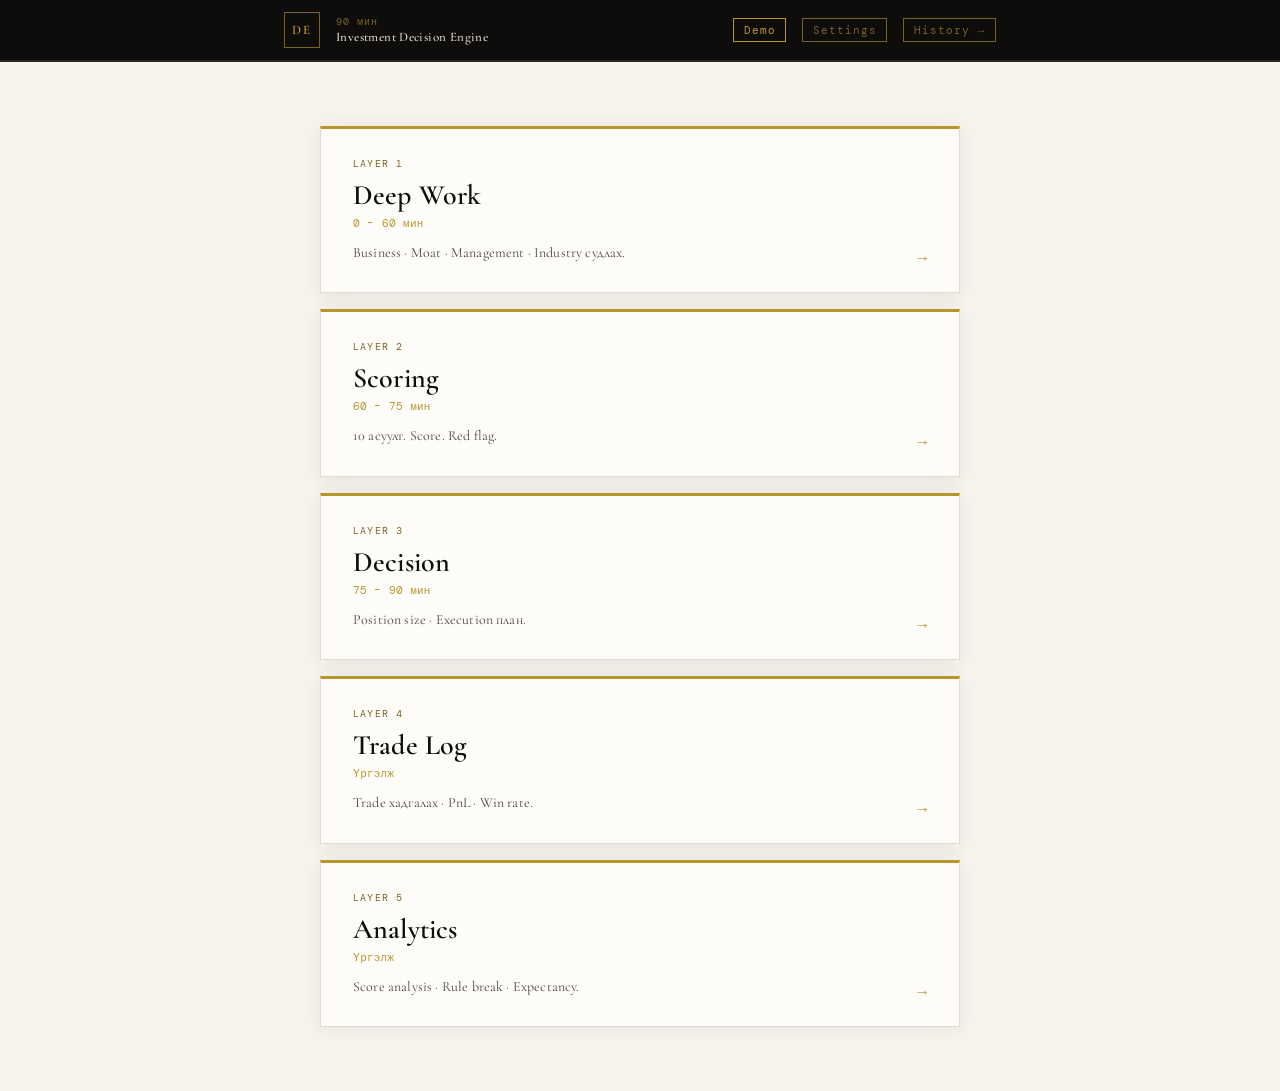
<file: templates/index.html>
<!DOCTYPE html>
<html lang="mn">
<head>
<meta charset="UTF-8">
<meta name="viewport" content="width=device-width, initial-scale=1.0">
<title>Decision Engine</title>
<link rel="preconnect" href="https://fonts.googleapis.com">
<link href="https://fonts.googleapis.com/css2?family=Cormorant+Garamond:wght@400;500;600&family=DM+Mono:wght@300;400&display=swap" rel="stylesheet">
<link rel="stylesheet" href="/static/css/style.css">
</head>
<body>
<div class="app">
  <header class="app-header">
    <div class="header-inner">
      <div class="logo-mark">DE</div>
      <div class="header-title">
        <span class="header-layer">90 мин</span>
        <span class="header-name">Investment Decision Engine</span>
      </div>
      <div class="header-right">
        <a href="/demo" class="history-link" style="color:var(--gold);border-color:var(--gold);">Demo</a>
        <a href="/settings" class="history-link">Settings</a>
<a href="/history" class="history-link">History →</a>
      </div>
    </div>
    <div class="progress-track"><div class="progress-fill" style="width:0%"></div></div>
  </header>

  <main class="main">
    <div class="quiz-shell">
      <div class="home-grid">

        <a href="/deep-work" class="home-card">
          <div class="home-card-layer">Layer 1</div>
          <div class="home-card-title">Deep Work</div>
          <div class="home-card-time">0 – 60 мин</div>
          <div class="home-card-desc">Business · Moat · Management · Industry судлах.</div>
          <div class="home-card-arrow">→</div>
        </a>

        <a href="/scoring" class="home-card">
          <div class="home-card-layer">Layer 2</div>
          <div class="home-card-title">Scoring</div>
          <div class="home-card-time">60 – 75 мин</div>
          <div class="home-card-desc">10 асуулт. Score. Red flag.</div>
          <div class="home-card-arrow">→</div>
        </a>

        <a href="/decision" class="home-card">
          <div class="home-card-layer">Layer 3</div>
          <div class="home-card-title">Decision</div>
          <div class="home-card-time">75 – 90 мин</div>
          <div class="home-card-desc">Position size · Execution план.</div>
          <div class="home-card-arrow">→</div>
        </a>

        <a href="/trade-log" class="home-card">
          <div class="home-card-layer">Layer 4</div>
          <div class="home-card-title">Trade Log</div>
          <div class="home-card-time">Үргэлж</div>
          <div class="home-card-desc">Trade хадгалах · PnL · Win rate.</div>
          <div class="home-card-arrow">→</div>
        </a>

        <a href="/analytics" class="home-card">
          <div class="home-card-layer">Layer 5</div>
          <div class="home-card-title">Analytics</div>
          <div class="home-card-time">Үргэлж</div>
          <div class="home-card-desc">Score analysis · Rule break · Expectancy.</div>
          <div class="home-card-arrow">→</div>
        </a>

      </div>
    </div>
  </main>
</div>
</body>
</html>
</file>
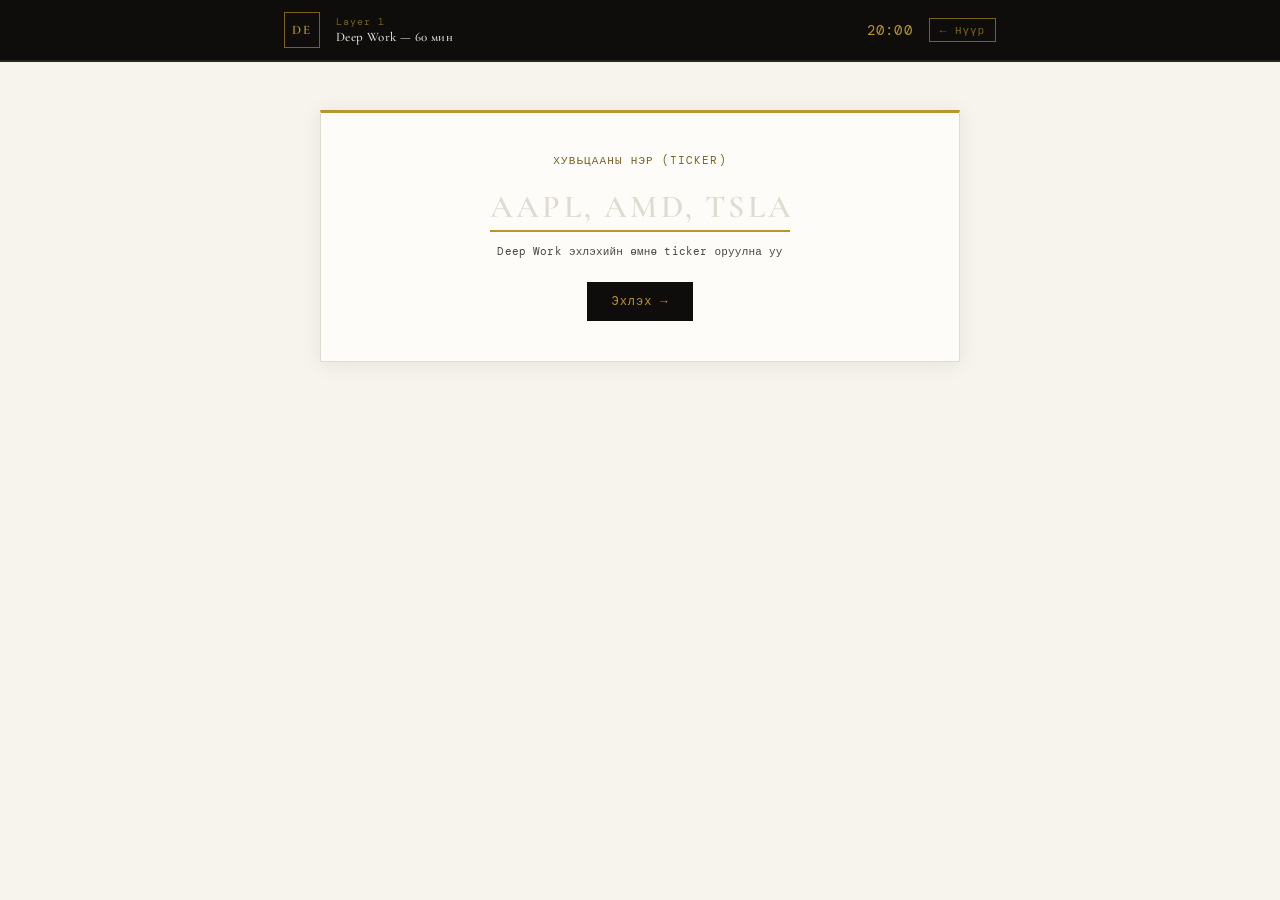
<file: templates/deep_work.html>
<!DOCTYPE html>
<html lang="mn">
<head>
<meta charset="UTF-8">
<meta name="viewport" content="width=device-width, initial-scale=1.0">
<title>Decision Engine — Deep Work</title>
<link rel="preconnect" href="https://fonts.googleapis.com">
<link href="https://fonts.googleapis.com/css2?family=Cormorant+Garamond:wght@400;500;600&family=DM+Mono:wght@300;400&display=swap" rel="stylesheet">
<link rel="stylesheet" href="/static/css/style.css">
</head>
<body>
<div class="app">
  <header class="app-header">
    <div class="header-inner">
      <div class="logo-mark">DE</div>
      <div class="header-title">
        <span class="header-layer">Layer 1</span>
        <span class="header-name">Deep Work — 60 мин</span>
      </div>
      <div class="header-right">
        <div class="header-timer" id="phaseTimer">20:00</div>
        <a href="/" class="history-link">← Нүүр</a>
      </div>
    </div>
    <div class="progress-track">
      <div class="progress-fill" id="progressFill" style="width:0%"></div>
    </div>
  </header>

  <!-- TICKER -->
  <main class="main" id="tickerView">
    <div class="quiz-shell">
      <div class="ticker-card">
        <p class="ticker-label">Хувьцааны нэр (Ticker)</p>
        <input type="text" id="tickerInput" class="ticker-input" placeholder="AAPL, AMD, TSLA ..." maxlength="10" autocomplete="off">
        <p class="ticker-hint">Deep Work эхлэхийн өмнө ticker оруулна уу</p>
        <button class="btn btn-primary" onclick="startDeepWork()">Эхлэх →</button>
      </div>
    </div>
  </main>

  <!-- PHASE 1 -->
  <main class="main hidden" id="phase0View">
    <div class="quiz-shell" style="max-width:680px;">
      <div class="phase-header">
        <div class="q-counter">Phase 1 / 3 <span class="q-ticker" id="ticker0"></span></div>
        <div class="phase-title">Business — Бизнесийг ойлгох</div>
        <div class="phase-timer-wrap">
          <div class="phase-timer-bar"><div class="phase-timer-fill" id="fill0"></div></div>
          <span class="phase-timer-label" id="label0">20:00</span>
        </div>
      </div>
      <div class="q-card" style="margin-bottom:1rem;">
        <p class="q-text" style="font-size:16px;margin-bottom:0.75rem;">1. Энэ компани юу хийдэг вэ? Үндсэн бизнес нь юу вэ?</p>
        <textarea id="ans_what_do" class="dw-textarea" placeholder="Энд бичнэ..."></textarea>
      </div>
      <div class="q-card" style="margin-bottom:1rem;">
        <p class="q-text" style="font-size:16px;margin-bottom:0.75rem;">2. Хэрхэн мөнгө олдог вэ? Орлогын эх үүсвэр нь юу вэ?</p>
        <textarea id="ans_revenue" class="dw-textarea" placeholder="Энд бичнэ..."></textarea>
      </div>
      <div class="q-card" style="margin-bottom:1rem;">
        <p class="q-text" style="font-size:16px;margin-bottom:0.75rem;">3. Үндсэн бүтээгдэхүүн/үйлчилгээ нь юу вэ?</p>
        <textarea id="ans_product" class="dw-textarea" placeholder="Энд бичнэ..."></textarea>
      </div>
      <div class="nav-row" style="margin-top:1.5rem;">
        <button class="btn btn-ghost" onclick="skipTimer()">Timer алгасах</button>
        <button class="btn btn-primary" onclick="goPhase(1)">Дараах →</button>
      </div>
    </div>
  </main>

  <!-- PHASE 2 -->
  <main class="main hidden" id="phase1View">
    <div class="quiz-shell" style="max-width:680px;">
      <div class="phase-header">
        <div class="q-counter">Phase 2 / 3 <span class="q-ticker" id="ticker1"></span></div>
        <div class="phase-title">Moat & Management — Давуу тал ба Удирдлага</div>
        <div class="phase-timer-wrap">
          <div class="phase-timer-bar"><div class="phase-timer-fill" id="fill1"></div></div>
          <span class="phase-timer-label" id="label1">20:00</span>
        </div>
      </div>
      <div class="q-card" style="margin-bottom:1rem;">
        <p class="q-text" style="font-size:16px;margin-bottom:0.75rem;">1. Өрсөлдөгчдөөс ялгарах competitive advantage (moat) байгаа юу?</p>
        <textarea id="ans_moat" class="dw-textarea" placeholder="Энд бичнэ..."></textarea>
      </div>
      <div class="q-card" style="margin-bottom:1rem;">
        <p class="q-text" style="font-size:16px;margin-bottom:0.75rem;">2. Удирдлага хүчтэй юу? Shareholder-д ээлтэй юу?</p>
        <textarea id="ans_management" class="dw-textarea" placeholder="Энд бичнэ..."></textarea>
      </div>
      <div class="q-card" style="margin-bottom:1rem;">
        <p class="q-text" style="font-size:16px;margin-bottom:0.75rem;">3. Өсөлт тогтвортой юу? Ирээдүйд өсөх боломж байна уу?</p>
        <textarea id="ans_growth" class="dw-textarea" placeholder="Энд бичнэ..."></textarea>
      </div>
      <div class="nav-row" style="margin-top:1.5rem;">
        <button class="btn btn-ghost" onclick="skipTimer()">Timer алгасах</button>
        <button class="btn btn-primary" onclick="goPhase(2)">Дараах →</button>
      </div>
    </div>
  </main>

  <!-- PHASE 3 -->
  <main class="main hidden" id="phase2View">
    <div class="quiz-shell" style="max-width:680px;">
      <div class="phase-header">
        <div class="q-counter">Phase 3 / 3 <span class="q-ticker" id="ticker2"></span></div>
        <div class="phase-title">Risk & Valuation — Эрсдэл ба Үнэлгээ</div>
        <div class="phase-timer-wrap">
          <div class="phase-timer-bar"><div class="phase-timer-fill" id="fill2"></div></div>
          <span class="phase-timer-label" id="label2">20:00</span>
        </div>
      </div>
      <div class="q-card" style="margin-bottom:1rem;">
        <p class="q-text" style="font-size:16px;margin-bottom:0.75rem;">1. Хамгийн том эрсдэлүүд юу вэ?</p>
        <textarea id="ans_risks" class="dw-textarea" placeholder="Энд бичнэ..."></textarea>
      </div>
      <div class="q-card" style="margin-bottom:1rem;">
        <p class="q-text" style="font-size:16px;margin-bottom:0.75rem;">2. Юу буруу болж болох вэ? Worst case юу вэ?</p>
        <textarea id="ans_downside" class="dw-textarea" placeholder="Энд бичнэ..."></textarea>
      </div>
      <div class="q-card" style="margin-bottom:1rem;">
        <p class="q-text" style="font-size:16px;margin-bottom:0.75rem;">3. Хувьцаа хямд уу, үнэтэй юу? Яагаад?</p>
        <textarea id="ans_valuation" class="dw-textarea" placeholder="Энд бичнэ..."></textarea>
      </div>
      <div class="nav-row" style="margin-top:1.5rem;">
        <button class="btn btn-ghost" onclick="skipTimer()">Timer алгасах</button>
        <button class="btn btn-primary" id="btnSubmit" onclick="submitAll()">Thesis үүсгэх ✓</button>
      </div>
    </div>
  </main>

  <!-- THESIS -->
  <main class="main hidden" id="thesisView">
    <div class="result-shell">
      <div class="result-hero">
        <div class="result-verdict" style="flex:1;">
          <div class="result-ticker-badge" id="thesisTicker"></div>
          <div class="verdict-badge badge-go">Deep Work Дууслаа</div>
          <p class="verdict-interp">Thesis үүслээ. Одоо Layer 2 Scoring руу орно уу.</p>
        </div>
      </div>
      <section class="result-section full-width" style="margin-bottom:1rem;">
        <h3 class="section-heading">Investment Thesis</h3>
        <div class="thesis-box" id="thesisBox"></div>
      </section>
      <div class="nav-row centered">
        <button class="btn btn-ghost" onclick="restartDW()">Дахин эхлэх</button>
        <a href="/scoring" class="btn btn-primary">Layer 2 Scoring →</a>
      </div>
    </div>
  </main>
</div>

<script>
let ticker = "";
let timerInterval = null;
let elapsedSec = 0;
let elapsedInterval = null;
let currentPhaseIdx = 0;
let secondsLeft = 1200;

function startDeepWork() {
  const val = document.getElementById('tickerInput').value.trim().toUpperCase();
  if (!val) { document.getElementById('tickerInput').focus(); return; }
  ticker = val;
  document.getElementById('ticker0').textContent = ticker;
  document.getElementById('ticker1').textContent = ticker;
  document.getElementById('ticker2').textContent = ticker;
  document.getElementById('tickerView').classList.add('hidden');
  document.getElementById('phase0View').classList.remove('hidden');
  elapsedInterval = setInterval(() => elapsedSec++, 1000);
  startTimer(0);
}

document.addEventListener('DOMContentLoaded', () => {
  const inp = document.getElementById('tickerInput');
  if (inp) inp.addEventListener('keydown', e => { if (e.key === 'Enter') startDeepWork(); });
});

function goPhase(idx) {
  document.getElementById('phase' + (idx-1) + 'View').classList.add('hidden');
  document.getElementById('phase' + idx + 'View').classList.remove('hidden');
  document.getElementById('progressFill').style.width = (idx / 3 * 100) + '%';
  currentPhaseIdx = idx;
  startTimer(idx);
}

function startTimer(idx) {
  clearInterval(timerInterval);
  secondsLeft = 1200;
  updateTimer(idx);
  timerInterval = setInterval(() => {
    secondsLeft--;
    updateTimer(idx);
    if (secondsLeft <= 0) clearInterval(timerInterval);
  }, 1000);
}

function updateTimer(idx) {
  const m = String(Math.floor(secondsLeft / 60)).padStart(2,'0');
  const s = String(secondsLeft % 60).padStart(2,'0');
  const t = m + ':' + s;
  document.getElementById('phaseTimer').textContent = t;
  const lbl = document.getElementById('label' + idx);
  const fill = document.getElementById('fill' + idx);
  if (lbl) lbl.textContent = t;
  if (fill) fill.style.width = (secondsLeft / 1200 * 100) + '%';
}

function skipTimer() {
  clearInterval(timerInterval);
  secondsLeft = 0;
  updateTimer(currentPhaseIdx);
}

async function submitAll() {
  clearInterval(timerInterval);
  clearInterval(elapsedInterval);
  document.getElementById('progressFill').style.width = '100%';
  const btn = document.getElementById('btnSubmit');
  btn.textContent = 'Боловсруулж байна...';
  btn.disabled = true;

  const answers = {
    what_do:    document.getElementById('ans_what_do').value,
    revenue:    document.getElementById('ans_revenue').value,
    product:    document.getElementById('ans_product').value,
    moat:       document.getElementById('ans_moat').value,
    management: document.getElementById('ans_management').value,
    growth:     document.getElementById('ans_growth').value,
    risks:      document.getElementById('ans_risks').value,
    downside:   document.getElementById('ans_downside').value,
    valuation:  document.getElementById('ans_valuation').value,
  };

  const res = await fetch('/api/deep-work/save', {
    method: 'POST',
    headers: { 'Content-Type': 'application/json' },
    body: JSON.stringify({ ticker: ticker, answers: answers, elapsed_sec: elapsedSec }),
  });
  const data = await res.json();

  document.getElementById('phase2View').classList.add('hidden');
  document.getElementById('thesisView').classList.remove('hidden');
  document.getElementById('thesisTicker').textContent = ticker;
  document.getElementById('thesisBox').textContent = data.thesis;
}

function restartDW() {
  ticker = "";
  elapsedSec = 0;
  clearInterval(timerInterval);
  clearInterval(elapsedInterval);
  ['ans_what_do','ans_revenue','ans_product','ans_moat','ans_management',
   'ans_growth','ans_risks','ans_downside','ans_valuation'].forEach(id => {
    const el = document.getElementById(id);
    if (el) el.value = '';
  });
  ['phase0View','phase1View','phase2View','thesisView'].forEach(id => {
    document.getElementById(id).classList.add('hidden');
  });
  document.getElementById('tickerView').classList.remove('hidden');
  document.getElementById('tickerInput').value = '';
  document.getElementById('progressFill').style.width = '0%';
  document.getElementById('phaseTimer').textContent = '20:00';
}
</script>
</body>
</html>
</file>
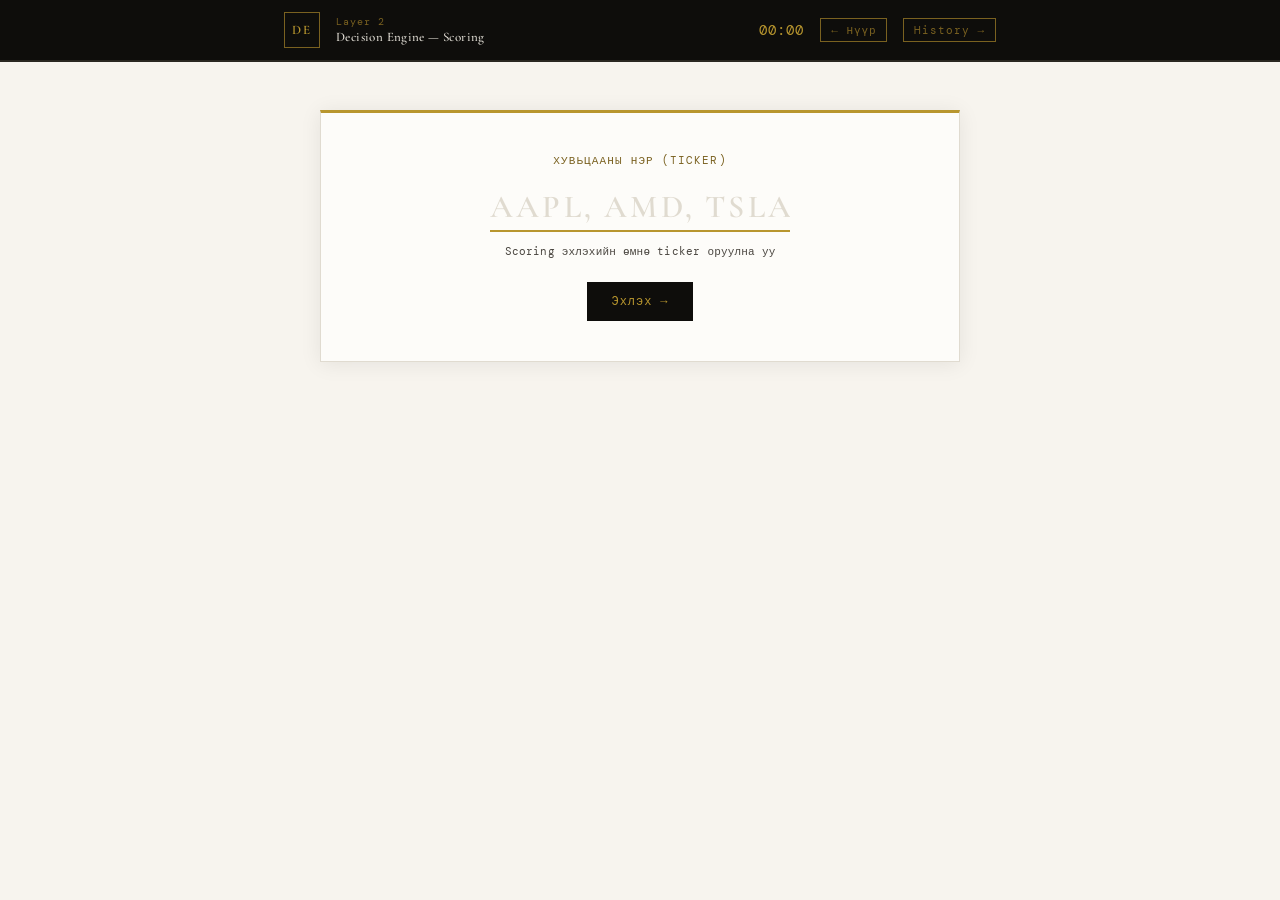
<file: templates/scoring.html>
<!DOCTYPE html>
<html lang="mn">
<head>
<meta charset="UTF-8">
<meta name="viewport" content="width=device-width, initial-scale=1.0">
<title>Decision Engine — Scoring</title>
<link rel="preconnect" href="https://fonts.googleapis.com">
<link href="https://fonts.googleapis.com/css2?family=Cormorant+Garamond:wght@400;500;600&family=DM+Mono:wght@300;400&display=swap" rel="stylesheet">
<link rel="stylesheet" href="/static/css/style.css">
</head>
<body>
<div class="app">
  <header class="app-header">
    <div class="header-inner">
      <div class="logo-mark">DE</div>
      <div class="header-title">
        <span class="header-layer">Layer 2</span>
        <span class="header-name">Decision Engine — Scoring</span>
      </div>
      <div class="header-right">
        <div class="header-timer" id="timer">00:00</div>
        <a href="/" class="history-link">← Нүүр</a>
        <a href="/history" class="history-link">History →</a>
      </div>
    </div>
    <div class="progress-track"><div class="progress-fill" id="progressFill"></div></div>
  </header>

  <main class="main" id="tickerView">
    <div class="quiz-shell">
      <div class="ticker-card">
        <p class="ticker-label">Хувьцааны нэр (Ticker)</p>
        <input type="text" id="tickerInput" class="ticker-input" placeholder="AAPL, AMD, TSLA ..." maxlength="10" autocomplete="off">
        <p class="ticker-hint">Scoring эхлэхийн өмнө ticker оруулна уу</p>
        <button class="btn btn-primary" onclick="startQuiz()">Эхлэх →</button>
      </div>
    </div>
  </main>

  <main class="main hidden" id="quizView">
    <div class="quiz-shell">
      <div class="q-counter">
        <span id="qNum">01</span><span class="q-total"> / 10</span>
        <span class="q-ticker" id="qTicker"></span>
      </div>
      <div class="q-card">
        <div class="q-meta-row"><span class="q-cat" id="qCat"></span></div>
        <p class="q-text" id="qText"></p>
        <div class="hard-fail-notice" id="qHardFail" style="display:none;"></div>
        <div class="slider-wrap">
          <span class="slider-lo" id="sliderLo"></span>
          <div class="slider-track-wrap">
            <input type="range" min="0" max="10" step="1" value="5" id="slider" class="slider">
            <div class="slider-pips">
              <span>0</span><span>1</span><span>2</span><span>3</span><span>4</span>
              <span>5</span><span>6</span><span>7</span><span>8</span><span>9</span><span>10</span>
            </div>
          </div>
          <span class="slider-hi" id="sliderHi"></span>
        </div>
        <div class="score-display">
          <span class="score-num" id="scoreNum">5</span>
          <span class="score-label">/ 10</span>
        </div>
      </div>
      <div class="nav-row">
        <button class="btn btn-ghost" id="btnBack" onclick="goBack()">← Буцах</button>
        <button class="btn btn-primary" id="btnNext" onclick="goNext()">Дараах →</button>
      </div>
    </div>
  </main>

  <main class="main hidden" id="resultView">
    <div class="result-shell">
      <div class="result-hero">
        <div class="result-score-wrap">
          <svg class="score-ring" viewBox="0 0 120 120">
            <circle class="ring-bg" cx="60" cy="60" r="52"/>
            <circle class="ring-fill" id="ringFill" cx="60" cy="60" r="52" stroke-dasharray="326.7" stroke-dashoffset="326.7"/>
          </svg>
          <div class="result-score-inner">
            <span class="result-score-num" id="resScore">—</span>
            <span class="result-score-denom">/100</span>
          </div>
        </div>
        <div class="result-verdict">
          <div class="result-ticker-badge" id="resTicker"></div>
          <div class="verdict-badge" id="verdictBadge"></div>
          <p class="verdict-interp" id="verdictInterp"></p>
        </div>
      </div>
      <div id="hardFailWrap" style="display:none; margin-bottom:1rem;"></div>
      <div class="result-grid">
        <section class="result-section">
          <h3 class="section-heading">Category breakdown</h3>
          <div id="catBreakdown"></div>
        </section>
        <section class="result-section">
          <h3 class="section-heading">Red flags</h3>
          <div id="flagsWrap"></div>
        </section>
        <section class="result-section full-width">
          <h3 class="section-heading">Action зөвлөгөө</h3>
          <div class="sizing-box" id="sizingBox"></div>
        </section>
        <section class="result-section full-width">
          <h3 class="section-heading">Асуулт бүрийн оноо</h3>
          <div class="q-scores-grid" id="qScoresGrid"></div>
        </section>
      </div>
      <div class="nav-row centered">
        <button class="btn btn-ghost" onclick="restart()">Дахин эхлэх</button>
        <a href="/history" class="btn btn-ghost">History →</a>
        <a id="decisionBtn" href="/decision" class="btn btn-primary">Layer 3 Decision →</a>
      </div>
    </div>
  </main>
</div>
<script src="/static/js/main.js"></script>
</body>
</html>
</file>
<file: static/css/style.css>
/* ─── RESET & BASE ─────────────────────────────────────────── */
*, *::before, *::after { box-sizing: border-box; margin: 0; padding: 0; }

:root {
  --gold:        #B8962E;
  --gold-light:  #D4AF5A;
  --gold-dim:    #7A6120;
  --ink:         #0E0D0B;
  --ink-2:       #2A2720;
  --ink-3:       #4A4640;
  --parchment:   #F7F4EE;
  --parchment-2: #EDE9E0;
  --parchment-3: #E0DBD0;
  --white:       #FDFCF9;
  --danger:      #8B2020;
  --safe:        #1A4A2A;
  --caution:     #5A3A0A;
  --info:        #1A2D4A;

  --font-display: 'Cormorant Garamond', Georgia, serif;
  --font-mono:    'DM Mono', 'Courier New', monospace;

  --radius:  4px;
  --radius-lg: 8px;
  --shadow:  0 2px 20px rgba(14,13,11,0.08);
  --shadow-lg: 0 8px 40px rgba(14,13,11,0.14);
}

html { font-size: 16px; }

body {
  font-family: var(--font-display);
  background: var(--parchment);
  color: var(--ink);
  min-height: 100vh;
  letter-spacing: 0.01em;
}

.hidden { display: none !important; }

/* ─── LAYOUT ────────────────────────────────────────────────── */
.app { display: flex; flex-direction: column; min-height: 100vh; }

.main {
  flex: 1;
  display: flex;
  align-items: flex-start;
  justify-content: center;
  padding: 2rem 1rem 4rem;
}

/* ─── HEADER ────────────────────────────────────────────────── */
.app-header {
  background: var(--ink);
  position: sticky;
  top: 0;
  z-index: 100;
}

.header-inner {
  display: flex;
  align-items: center;
  gap: 1rem;
  padding: 0.75rem 1.5rem;
  max-width: 760px;
  margin: 0 auto;
  width: 100%;
}

.logo-mark {
  font-family: var(--font-display);
  font-size: 13px;
  font-weight: 600;
  letter-spacing: 0.15em;
  color: var(--gold);
  border: 1px solid var(--gold-dim);
  width: 36px;
  height: 36px;
  display: flex;
  align-items: center;
  justify-content: center;
  flex-shrink: 0;
}

.header-title {
  display: flex;
  flex-direction: column;
  gap: 1px;
  flex: 1;
}

.header-layer {
  font-family: var(--font-mono);
  font-size: 10px;
  color: var(--gold-dim);
  letter-spacing: 0.1em;
}

.header-name {
  font-size: 13px;
  font-weight: 500;
  color: var(--parchment-2);
  letter-spacing: 0.03em;
}

.header-timer {
  font-family: var(--font-mono);
  font-size: 14px;
  color: var(--gold);
  letter-spacing: 0.08em;
}

.progress-track {
  height: 2px;
  background: var(--ink-2);
}

.progress-fill {
  height: 100%;
  background: var(--gold);
  width: 0%;
  transition: width 0.4s ease;
}

/* ─── QUIZ SHELL ────────────────────────────────────────────── */
.quiz-shell {
  width: 100%;
  max-width: 640px;
  padding-top: 1rem;
}

.q-counter {
  font-family: var(--font-mono);
  font-size: 13px;
  color: var(--gold);
  letter-spacing: 0.08em;
  margin-bottom: 1.25rem;
}

.q-total { color: var(--ink-3); }

/* ─── QUESTION CARD ─────────────────────────────────────────── */
.q-card {
  background: var(--white);
  border: 1px solid var(--parchment-3);
  border-top: 3px solid var(--gold);
  padding: 2rem 2rem 1.75rem;
  box-shadow: var(--shadow);
  margin-bottom: 1.5rem;
}

.q-meta-row {
  display: flex;
  align-items: center;
  gap: 0.75rem;
  margin-bottom: 1.25rem;
}

.q-cat {
  font-family: var(--font-mono);
  font-size: 10px;
  letter-spacing: 0.12em;
  padding: 3px 10px;
  border: 1px solid var(--gold-dim);
  color: var(--gold-dim);
  text-transform: uppercase;
}

.q-dir {
  font-family: var(--font-mono);
  font-size: 10px;
  color: var(--ink-3);
  letter-spacing: 0.05em;
}

.q-text {
  font-size: 20px;
  font-weight: 500;
  line-height: 1.5;
  color: var(--ink);
  margin-bottom: 2rem;
}

/* ─── SLIDER ─────────────────────────────────────────────────── */
.slider-wrap {
  display: flex;
  align-items: center;
  gap: 1rem;
  margin-bottom: 1rem;
}

.slider-lo, .slider-hi {
  font-family: var(--font-mono);
  font-size: 10px;
  color: var(--ink-3);
  letter-spacing: 0.04em;
  width: 90px;
  flex-shrink: 0;
  line-height: 1.3;
}

.slider-hi { text-align: right; }

.slider-track-wrap { flex: 1; }

.slider {
  -webkit-appearance: none;
  width: 100%;
  height: 2px;
  background: var(--parchment-3);
  outline: none;
  cursor: pointer;
}

.slider::-webkit-slider-thumb {
  -webkit-appearance: none;
  width: 18px;
  height: 18px;
  border-radius: 50%;
  background: var(--gold);
  border: 2px solid var(--white);
  box-shadow: 0 0 0 1px var(--gold-dim);
  cursor: pointer;
  transition: transform 0.1s;
}

.slider::-webkit-slider-thumb:hover { transform: scale(1.15); }
.slider::-moz-range-thumb {
  width: 18px; height: 18px; border-radius: 50%;
  background: var(--gold); border: 2px solid var(--white);
  cursor: pointer;
}

.slider-pips {
  display: flex;
  justify-content: space-between;
  margin-top: 6px;
}

.slider-pips span {
  font-family: var(--font-mono);
  font-size: 9px;
  color: var(--ink-3);
}

.score-display {
  text-align: center;
  margin-top: 0.5rem;
}

.score-num {
  font-family: var(--font-display);
  font-size: 48px;
  font-weight: 600;
  color: var(--gold);
  line-height: 1;
}

.score-label {
  font-family: var(--font-mono);
  font-size: 13px;
  color: var(--ink-3);
  margin-left: 4px;
}

/* ─── NAV BUTTONS ────────────────────────────────────────────── */
.nav-row {
  display: flex;
  gap: 0.75rem;
}

.nav-row.centered { justify-content: center; margin-top: 2rem; }

.btn {
  padding: 0.65rem 1.5rem;
  font-family: var(--font-mono);
  font-size: 12px;
  letter-spacing: 0.08em;
  border: 1px solid;
  cursor: pointer;
  transition: all 0.15s;
}

.btn-ghost {
  background: transparent;
  border-color: var(--parchment-3);
  color: var(--ink-3);
}

.btn-ghost:hover {
  border-color: var(--ink-3);
  color: var(--ink);
}

.btn-ghost:disabled {
  opacity: 0.3;
  cursor: default;
}

.btn-primary {
  background: var(--ink);
  border-color: var(--ink);
  color: var(--gold);
}

.btn-primary:hover {
  background: var(--ink-2);
}

/* ─── RESULT SHELL ───────────────────────────────────────────── */
.result-shell {
  width: 100%;
  max-width: 760px;
  padding-top: 1rem;
}

/* ─── RESULT HERO ────────────────────────────────────────────── */
.result-hero {
  display: flex;
  gap: 2rem;
  align-items: center;
  background: var(--ink);
  padding: 2rem 2.5rem;
  margin-bottom: 1.5rem;
  box-shadow: var(--shadow-lg);
}

.result-score-wrap {
  position: relative;
  width: 120px;
  height: 120px;
  flex-shrink: 0;
}

.score-ring { width: 120px; height: 120px; transform: rotate(-90deg); }

.ring-bg { fill: none; stroke: var(--ink-2); stroke-width: 6; }
.ring-fill {
  fill: none;
  stroke: var(--gold);
  stroke-width: 6;
  stroke-linecap: butt;
  transition: stroke-dashoffset 1s ease;
}

.result-score-inner {
  position: absolute;
  inset: 0;
  display: flex;
  align-items: center;
  justify-content: center;
  flex-direction: column;
}

.result-score-num {
  font-family: var(--font-display);
  font-size: 32px;
  font-weight: 600;
  color: var(--gold);
  line-height: 1;
}

.result-score-denom {
  font-family: var(--font-mono);
  font-size: 11px;
  color: var(--gold-dim);
}

.result-verdict { flex: 1; }

.verdict-badge {
  display: inline-block;
  padding: 5px 16px;
  font-family: var(--font-mono);
  font-size: 11px;
  letter-spacing: 0.12em;
  border: 1px solid;
  margin-bottom: 0.75rem;
}

.badge-go    { border-color: #4A8A5A; color: #7AC98A; }
.badge-watch { border-color: #8A6A1A; color: #D4A03A; }
.badge-hold  { border-color: #2A4A7A; color: #6A9ACA; }
.badge-nogo  { border-color: #8A2A2A; color: #CA6A6A; }

.verdict-interp {
  font-size: 15px;
  line-height: 1.6;
  color: var(--parchment-2);
  font-weight: 400;
}

/* ─── RESULT GRID ────────────────────────────────────────────── */
.result-grid {
  display: grid;
  grid-template-columns: 1fr 1fr;
  gap: 1rem;
  margin-bottom: 1rem;
}

.result-section {
  background: var(--white);
  border: 1px solid var(--parchment-3);
  padding: 1.25rem 1.5rem;
  box-shadow: var(--shadow);
}

.result-section.full-width { grid-column: 1 / -1; }

.section-heading {
  font-family: var(--font-mono);
  font-size: 10px;
  letter-spacing: 0.12em;
  color: var(--gold-dim);
  text-transform: uppercase;
  margin-bottom: 1rem;
  padding-bottom: 0.5rem;
  border-bottom: 1px solid var(--parchment-3);
}

/* ─── CATEGORY BARS ──────────────────────────────────────────── */
.cat-row {
  display: flex;
  align-items: center;
  gap: 0.75rem;
  margin-bottom: 0.75rem;
}

.cat-label {
  font-family: var(--font-mono);
  font-size: 11px;
  color: var(--ink-2);
  width: 100px;
  flex-shrink: 0;
}

.cat-bar-track {
  flex: 1;
  height: 3px;
  background: var(--parchment-3);
}

.cat-bar-fill {
  height: 100%;
  background: var(--gold);
  transition: width 0.8s ease;
}

.cat-score-val {
  font-family: var(--font-mono);
  font-size: 11px;
  color: var(--gold-dim);
  width: 44px;
  text-align: right;
}

/* ─── FLAGS ──────────────────────────────────────────────────── */
.flag-item {
  font-family: var(--font-mono);
  font-size: 11px;
  color: var(--danger);
  padding: 6px 10px;
  border-left: 2px solid var(--danger);
  background: #FBF0F0;
  margin-bottom: 6px;
  letter-spacing: 0.03em;
  line-height: 1.5;
}

.no-flags {
  font-family: var(--font-mono);
  font-size: 11px;
  color: var(--safe);
  padding: 6px 10px;
  border-left: 2px solid var(--safe);
  background: #F0F7F2;
}

/* ─── SIZING ─────────────────────────────────────────────────── */
.sizing-box {
  font-size: 16px;
  color: var(--ink-2);
  line-height: 1.7;
  padding: 0.75rem 1rem;
  border-left: 3px solid var(--gold);
  background: var(--parchment-2);
}

/* ─── Q SCORES ───────────────────────────────────────────────── */
.q-scores-grid {
  display: grid;
  grid-template-columns: 1fr 1fr;
  gap: 6px;
}

.qs-item {
  display: flex;
  justify-content: space-between;
  align-items: center;
  padding: 5px 8px;
  background: var(--parchment-2);
  font-family: var(--font-mono);
  font-size: 11px;
}

.qs-key { color: var(--ink-3); }
.qs-val { color: var(--gold-dim); font-weight: 400; }

/* ─── RESPONSIVE ─────────────────────────────────────────────── */
@media (max-width: 600px) {
  .result-hero { flex-direction: column; align-items: flex-start; gap: 1rem; padding: 1.5rem; }
  .result-grid { grid-template-columns: 1fr; }
  .result-section.full-width { grid-column: auto; }
  .q-text { font-size: 17px; }
  .slider-lo, .slider-hi { width: 70px; font-size: 9px; }
  .q-scores-grid { grid-template-columns: 1fr; }
}

/* ─── HARD FAIL NOTICE ───────────────────────────────────────── */
.hard-fail-notice {
  font-family: var(--font-mono);
  font-size: 11px;
  color: #8B2020;
  background: #FBF0F0;
  border-left: 2px solid #8B2020;
  padding: 6px 10px;
  margin-bottom: 1.25rem;
  letter-spacing: 0.03em;
}

/* ─── HARD FAIL RESULT ───────────────────────────────────────── */
.hardfail-item {
  font-family: var(--font-mono);
  font-size: 11px;
  color: #8B2020;
  padding: 6px 10px;
  border-left: 3px solid #8B2020;
  background: #FBF0F0;
  margin-bottom: 6px;
  letter-spacing: 0.03em;
  text-transform: uppercase;
}

#hardFailWrap .section-heading {
  font-family: var(--font-mono);
  font-size: 10px;
  letter-spacing: 0.12em;
  color: #8B2020;
  text-transform: uppercase;
  margin-bottom: 0.75rem;
}

/* ─── Q SCORE HARD FAIL HIGHLIGHT ────────────────────────────── */
.qs-item.qs-hardfail {
  background: #FBF0F0;
}
.qs-item.qs-hardfail .qs-val {
  color: #8B2020;
}

/* ─── TICKER INPUT ───────────────────────────────────────────── */
.ticker-card {
  background: var(--white);
  border: 1px solid var(--parchment-3);
  border-top: 3px solid var(--gold);
  padding: 2.5rem 2rem;
  box-shadow: var(--shadow);
  text-align: center;
}

.ticker-label {
  font-family: var(--font-mono);
  font-size: 11px;
  letter-spacing: 0.1em;
  color: var(--gold-dim);
  text-transform: uppercase;
  margin-bottom: 1rem;
}

.ticker-input {
  font-family: var(--font-display);
  font-size: 32px;
  font-weight: 600;
  color: var(--ink);
  border: none;
  border-bottom: 2px solid var(--gold);
  background: transparent;
  text-align: center;
  width: 100%;
  max-width: 300px;
  outline: none;
  padding: 0.25rem 0;
  letter-spacing: 0.1em;
  text-transform: uppercase;
  margin-bottom: 0.75rem;
}

.ticker-input::placeholder { color: var(--parchment-3); }

.ticker-hint {
  font-family: var(--font-mono);
  font-size: 11px;
  color: var(--ink-3);
  margin-bottom: 1.5rem;
}

/* ─── HEADER RIGHT ───────────────────────────────────────────── */
.header-right {
  display: flex;
  align-items: center;
  gap: 1rem;
}

.history-link {
  font-family: var(--font-mono);
  font-size: 11px;
  color: var(--gold-dim);
  text-decoration: none;
  letter-spacing: 0.08em;
  border: 1px solid var(--gold-dim);
  padding: 4px 10px;
}

.history-link:hover { color: var(--gold); border-color: var(--gold); }

/* ─── QUIZ TICKER BADGE ──────────────────────────────────────── */
.q-ticker {
  font-family: var(--font-mono);
  font-size: 12px;
  color: var(--gold);
  margin-left: auto;
  letter-spacing: 0.1em;
}

/* ─── RESULT TICKER ──────────────────────────────────────────── */
.result-ticker-badge {
  font-family: var(--font-mono);
  font-size: 13px;
  color: var(--gold);
  letter-spacing: 0.12em;
  margin-bottom: 6px;
}

/* ─── HISTORY PAGE ───────────────────────────────────────────── */
.search-row {
  display: flex;
  gap: 0.75rem;
  align-items: center;
  margin-bottom: 1.5rem;
  flex-wrap: wrap;
}

.history-summary {
  font-family: var(--font-mono);
  font-size: 11px;
  color: var(--gold-dim);
  margin-bottom: 1rem;
  letter-spacing: 0.06em;
  display: flex;
  gap: 0.75rem;
  align-items: center;
}

.h-count { color: var(--ink-3); }
.h-ticker { color: var(--gold); }

.history-card {
  background: var(--white);
  border: 1px solid var(--parchment-3);
  border-left: 3px solid var(--gold-dim);
  padding: 1.25rem 1.5rem;
  margin-bottom: 1rem;
  box-shadow: var(--shadow);
}

.history-card-header {
  display: flex;
  align-items: center;
  gap: 0.75rem;
  flex-wrap: wrap;
  margin-bottom: 0.75rem;
}

.h-ticker-badge {
  font-family: var(--font-mono);
  font-size: 13px;
  font-weight: 400;
  color: var(--gold);
  letter-spacing: 0.1em;
  border: 1px solid var(--gold-dim);
  padding: 2px 10px;
}

.h-date {
  font-family: var(--font-mono);
  font-size: 11px;
  color: var(--ink-3);
}

.h-score {
  font-family: var(--font-display);
  font-size: 20px;
  font-weight: 600;
  color: var(--gold);
  margin-left: auto;
}

.h-decision { font-size: 11px !important; padding: 3px 10px !important; }

.h-interp {
  font-size: 14px;
  color: var(--ink-2);
  line-height: 1.6;
  margin-bottom: 0.75rem;
}

.h-flags {
  display: flex;
  flex-wrap: wrap;
  gap: 6px;
  margin-bottom: 0.5rem;
}

.h-flag-item {
  font-family: var(--font-mono);
  font-size: 10px;
  color: var(--danger);
  background: #FBF0F0;
  border: 1px solid #E8CCCC;
  padding: 2px 8px;
  letter-spacing: 0.03em;
}

.h-hardflags {
  display: flex;
  flex-wrap: wrap;
  gap: 6px;
  margin-bottom: 0.5rem;
}

.h-hardfail-item {
  font-family: var(--font-mono);
  font-size: 10px;
  color: #8B2020;
  background: #FBF0F0;
  border-left: 2px solid #8B2020;
  padding: 2px 8px;
}

.h-answers {
  display: flex;
  flex-wrap: wrap;
  gap: 6px;
  margin-top: 0.75rem;
  padding-top: 0.75rem;
  border-top: 1px solid var(--parchment-3);
}

.h-ans-item {
  font-family: var(--font-mono);
  font-size: 10px;
  color: var(--ink-3);
  background: var(--parchment-2);
  padding: 2px 8px;
}

.empty-state {
  text-align: center;
  padding: 3rem;
  font-family: var(--font-mono);
  font-size: 13px;
  color: var(--ink-3);
}

/* ─── HOME GRID ──────────────────────────────────────────────── */
.home-grid {
  display: grid;
  grid-template-columns: 1fr;
  gap: 1rem;
  padding-top: 1rem;
}

.home-card {
  display: block;
  text-decoration: none;
  background: var(--white);
  border: 1px solid var(--parchment-3);
  border-top: 3px solid var(--gold);
  padding: 1.75rem 2rem;
  box-shadow: var(--shadow);
  transition: box-shadow 0.15s, border-color 0.15s;
  position: relative;
}

.home-card:hover { box-shadow: var(--shadow-lg); border-top-color: var(--gold-light); }
.home-card-muted { border-top-color: var(--ink-3); opacity: 0.6; pointer-events: none; }

.home-card-layer {
  font-family: var(--font-mono);
  font-size: 10px;
  letter-spacing: 0.12em;
  color: var(--gold-dim);
  text-transform: uppercase;
  margin-bottom: 0.5rem;
}

.home-card-title {
  font-family: var(--font-display);
  font-size: 28px;
  font-weight: 600;
  color: var(--ink);
  margin-bottom: 0.25rem;
}

.home-card-time {
  font-family: var(--font-mono);
  font-size: 11px;
  color: var(--gold);
  margin-bottom: 0.75rem;
}

.home-card-desc {
  font-size: 14px;
  color: var(--ink-3);
  line-height: 1.6;
}

.home-card-arrow {
  position: absolute;
  bottom: 1.5rem;
  right: 2rem;
  font-family: var(--font-mono);
  font-size: 16px;
  color: var(--gold);
}

.home-card-arrow.coming {
  font-size: 11px;
  color: var(--ink-3);
  letter-spacing: 0.06em;
}

/* ─── DEEP WORK ──────────────────────────────────────────────── */
.phase-header { margin-bottom: 1.5rem; }

.phase-title {
  font-family: var(--font-display);
  font-size: 22px;
  font-weight: 500;
  color: var(--ink);
  margin-bottom: 1rem;
}

.phase-timer-wrap {
  display: flex;
  align-items: center;
  gap: 1rem;
}

.phase-timer-bar {
  flex: 1;
  height: 3px;
  background: var(--parchment-3);
}

.phase-timer-fill {
  height: 100%;
  background: var(--gold);
  transition: width 1s linear;
}

.phase-timer-label {
  font-family: var(--font-mono);
  font-size: 13px;
  color: var(--gold);
  min-width: 48px;
}

.dw-textarea {
  width: 100%;
  min-height: 100px;
  font-family: var(--font-display);
  font-size: 15px;
  color: var(--ink);
  background: var(--parchment-2);
  border: 1px solid var(--parchment-3);
  border-radius: var(--radius);
  padding: 0.75rem 1rem;
  resize: vertical;
  outline: none;
  line-height: 1.6;
}

.dw-textarea:focus { border-color: var(--gold-dim); }

.thesis-box {
  font-family: var(--font-mono);
  font-size: 12px;
  line-height: 1.9;
  color: var(--ink-2);
  background: var(--parchment-2);
  border-left: 3px solid var(--gold);
  padding: 1rem 1.25rem;
  white-space: pre-wrap;
}

/* ─── DELETE BUTTON ──────────────────────────────────────────── */
.delete-btn {
  font-family: var(--font-mono);
  font-size: 10px;
  letter-spacing: 0.06em;
  color: var(--danger);
  background: transparent;
  border: 1px solid var(--danger);
  padding: 2px 10px;
  cursor: pointer;
  margin-left: auto;
  transition: all 0.15s;
}
.delete-btn:hover {
  background: var(--danger);
  color: var(--white);
}

/* ─── ELAPSED TIME ───────────────────────────────────────────── */
.h-elapsed {
  font-family: var(--font-mono);
  font-size: 11px;
  color: var(--gold);
  letter-spacing: 0.06em;
}

/* ─── SETTINGS ───────────────────────────────────────────────── */
.settings-label {
  font-family: var(--font-mono);
  font-size: 10px;
  letter-spacing: 0.1em;
  color: var(--gold-dim);
  text-transform: uppercase;
  display: block;
  margin-bottom: 0.5rem;
}

.settings-input {
  font-family: var(--font-display);
  font-size: 20px;
  color: var(--ink);
  border: none;
  border-bottom: 1px solid var(--parchment-3);
  background: transparent;
  width: 100%;
  outline: none;
  padding: 0.25rem 0;
}

.settings-input:focus { border-bottom-color: var(--gold); }

.risk-options {
  display: flex;
  gap: 0.75rem;
  margin-top: 0.5rem;
}

.risk-option {
  font-family: var(--font-mono);
  font-size: 11px;
  letter-spacing: 0.06em;
  padding: 6px 14px;
  border: 1px solid var(--parchment-3);
  cursor: pointer;
  color: var(--ink-3);
}

.risk-option input { display: none; }
.risk-option.risk-active, .risk-option:has(input:checked) {
  border-color: var(--gold);
  color: var(--gold);
}

/* ─── DEMO ───────────────────────────────────────────────────── */
.demo-tickers {
  display: flex;
  flex-wrap: wrap;
  gap: 0.5rem;
  margin-bottom: 0.5rem;
}

.demo-ticker-btn {
  font-family: var(--font-mono);
  font-size: 12px;
  letter-spacing: 0.08em;
  padding: 6px 14px;
  border: 1px solid var(--parchment-3);
  background: transparent;
  color: var(--ink-3);
  cursor: pointer;
  transition: all 0.15s;
}

.demo-ticker-btn:hover {
  border-color: var(--gold-dim);
  color: var(--gold);
}

.demo-ticker-btn.demo-active {
  border-color: var(--gold);
  color: var(--gold);
  background: var(--parchment-2);
}

.demo-progress {
  text-align: left;
  margin-top: 1rem;
}

.demo-step {
  font-family: var(--font-mono);
  font-size: 12px;
  color: var(--ink-3);
  padding: 6px 0;
  letter-spacing: 0.04em;
}
</file>
